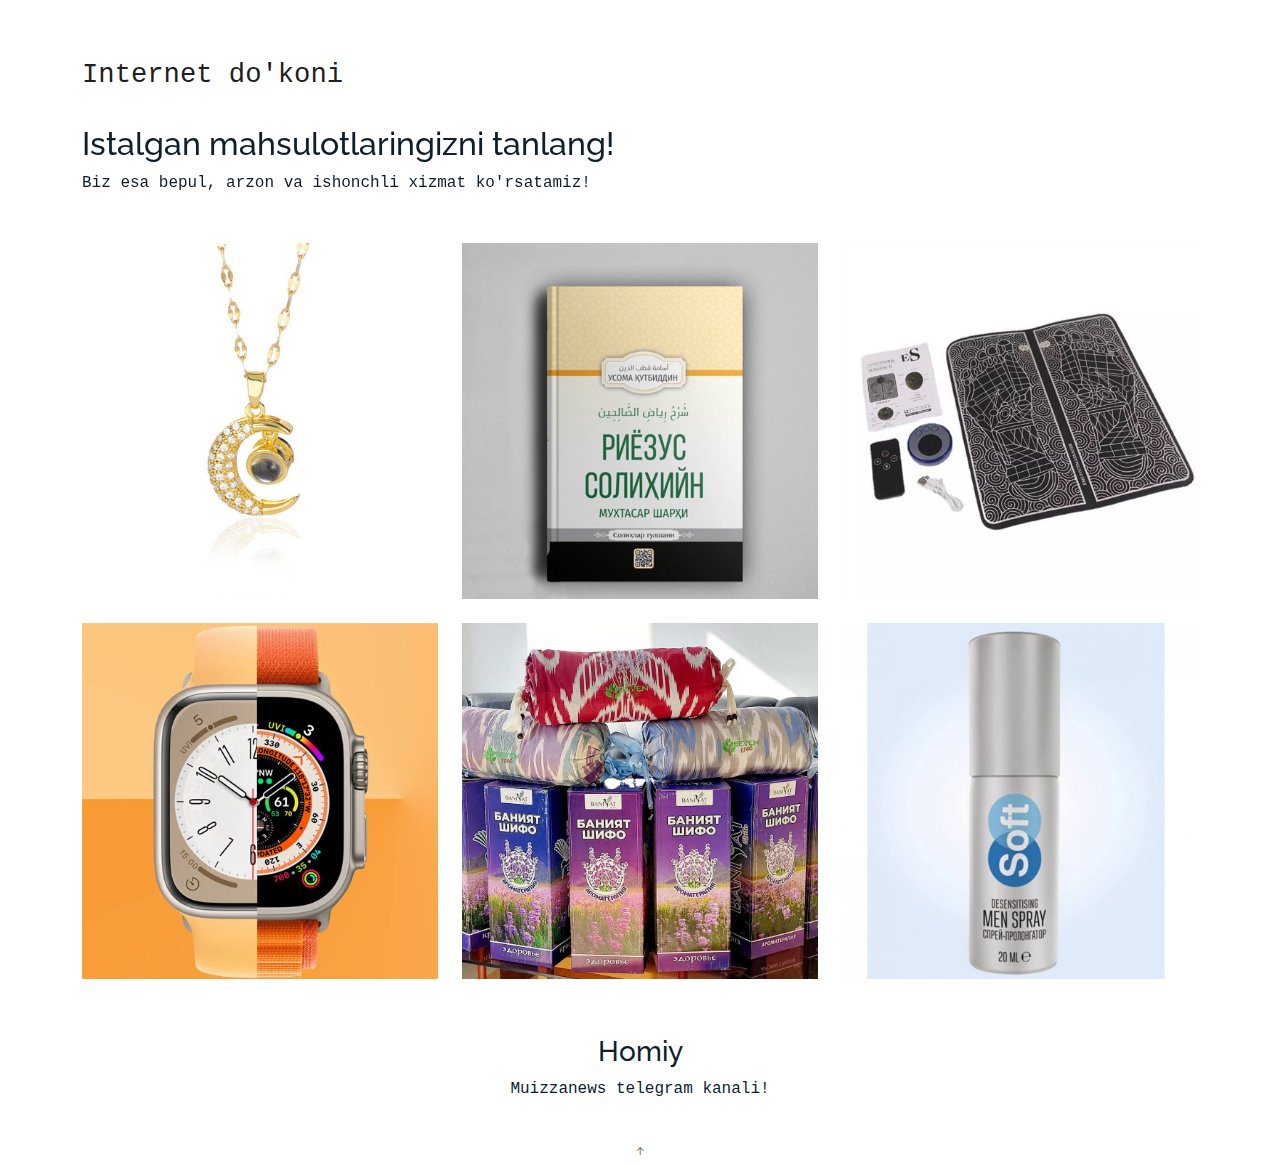
<file: index.html>
<!DOCTYPE html>
<html lang="en">

<head>
  <meta charset="utf-8">
  <meta content="width=device-width, initial-scale=1.0" name="viewport">

  <title>Internet do'kon</title>
  <meta content="" name="description">
  <meta content="" name="keywords">

  <!-- Favicons -->
  <link href="assets/img/favicon.png" rel="icon">
  <link href="assets/img/apple-touch-icon.png" rel="apple-touch-icon">

  <!-- Google Fonts -->
  <link href="https://fonts.googleapis.com/css?family=https://fonts.googleapis.com/css?family=Inconsolata:400,500,600,700|Raleway:400,400i,500,500i,600,600i,700,700i" rel="stylesheet">

  <!-- Vendor CSS Files -->
  <link href="assets/vendor/aos/aos.css" rel="stylesheet">
  <link href="assets/vendor/bootstrap/css/bootstrap.min.css" rel="stylesheet">
  <link href="assets/vendor/bootstrap-icons/bootstrap-icons.css" rel="stylesheet">
  <link href="assets/vendor/swiper/swiper-bundle.min.css" rel="stylesheet">

  <!-- Template Main CSS File -->
  <link href="assets/css/style.css" rel="stylesheet">
</head>

<body>

  <nav class="navbar navbar-light custom-navbar">
    <div class="container">
      <a class="navbar-brand" href="index.html">Internet do'koni</a>
        <span></span>
      </a>
    </div>
  </nav>

  <main id="main">

    <!-- ======= Works Section ======= -->
    <section class="section site-portfolio">
      <div class="container">
        <div class="row mb-5 align-items-center">
          <div class="col-md-12 col-lg-6 mb-4 mb-lg-0" data-aos="fade-up">
            <h2>Istalgan mahsulotlaringizni tanlang!</h2>
            <p class="mb-0">Biz esa bepul, arzon va ishonchli xizmat ko'rsatamiz!</p>
          </div>
          <div class="col-md-12 col-lg-6 text-start text-lg-end" data-aos="fade-up" data-aos-delay="100">
          </div>
        </div>
        <div id="portfolio-grid" class="row no-gutter" data-aos="fade-up" data-aos-delay="200">
          <div class="item web col-sm-6 col-md-4 col-lg-4 mb-4">
            <a href="husna.html" class="item-wrap fancybox">
              <div class="work-info">
                <h3>Asma Ul Husna</h3>
                <span>Sovg'a</span>
              </div>
              <img class="img-fluid" src="assets/img/img_1.jpg">
            </a>
          </div>
          <div class="item photography col-sm-6 col-md-4 col-lg-4 mb-4">
            <a href="riyozus-solihiyn.html" class="item-wrap fancybox">
              <div class="work-info">
                <h3>Kitob</h3>
              </div>
              <img class="img-fluid" src="assets/img/img_2.jpg">
            </a>
          </div>
          <div class="item branding col-sm-6 col-md-4 col-lg-4 mb-4">
            <a href="elektr-bilan-oyoq-terapiyasi.html" class="item-wrap fancybox">
              <div class="work-info">
                <h3>Electr terapiya</h3>
                <span>Davolanish</span>
              </div>
              <img class="img-fluid" src="assets/img/img_3.jpg">
            </a>
          </div>
          <div class="item design col-sm-6 col-md-4 col-lg-4 mb-4">
            <a href="apple-watch-ultra.html" class="item-wrap fancybox">
              <div class="work-info">
                <h3>Apple Watch copy</h3>
                <span>Elekt</span>
              </div>
              <img class="img-fluid" src="assets/img/img_4.jpg">
            </a>
          </div>
          <div class="item photography col-sm-6 col-md-4 col-lg-4 mb-4">
            <a href="shifobaxsh-yostiq.html" class="item-wrap fancybox">
              <div class="work-info">
                <h3>Shifobaxsh yostiq</h3>
                <span>Terapiya</span>
              </div>
              <img class="img-fluid" src="assets/img/offer-pic/yostiq.jpg">
            </a>
          </div>
          <div class="item branding col-sm-6 col-md-4 col-lg-4 mb-4">
            <a href="erkaklar-vositasi-soft-spray-sprey.html" class="item-wrap fancybox">
              <div class="work-info">
                <h3>Soft</h3>
                <span>Erkaklar vositasi</span>
              </div>
              <img class="img-fluid" src="assets/img/img_6.jpg">
            </a>
          </div>
        </div>
      </div>
    </section><!-- End  Works Section -->

    <!-- ======= Clients Section ======= -->
    <section class="section">
      <div class="container">
        <div class="row justify-content-center text-center mb-4">
          <div class="col-5">
            <h3 class="h3 heading">Homiy</h3>
            <div> Muizzanews telegram kanali!</div>
          </div>
      </div>
    </section><!-- End Clients Section -->
  <a href="#" class="back-to-top d-flex align-items-center justify-content-center"><i class="bi bi-arrow-up-short"></i></a>
  <!-- Vendor JS Files -->
  <script src="assets/vendor/aos/aos.js"></script>
  <script src="assets/vendor/bootstrap/js/bootstrap.bundle.min.js"></script>
  <script src="assets/vendor/isotope-layout/isotope.pkgd.min.js"></script>
  <script src="assets/vendor/swiper/swiper-bundle.min.js"></script>
  <script src="assets/vendor/php-email-form/validate.js"></script>

  <!-- Template Main JS File -->
  <script src="assets/js/main.js"></script>

</body>

</html>
</file>
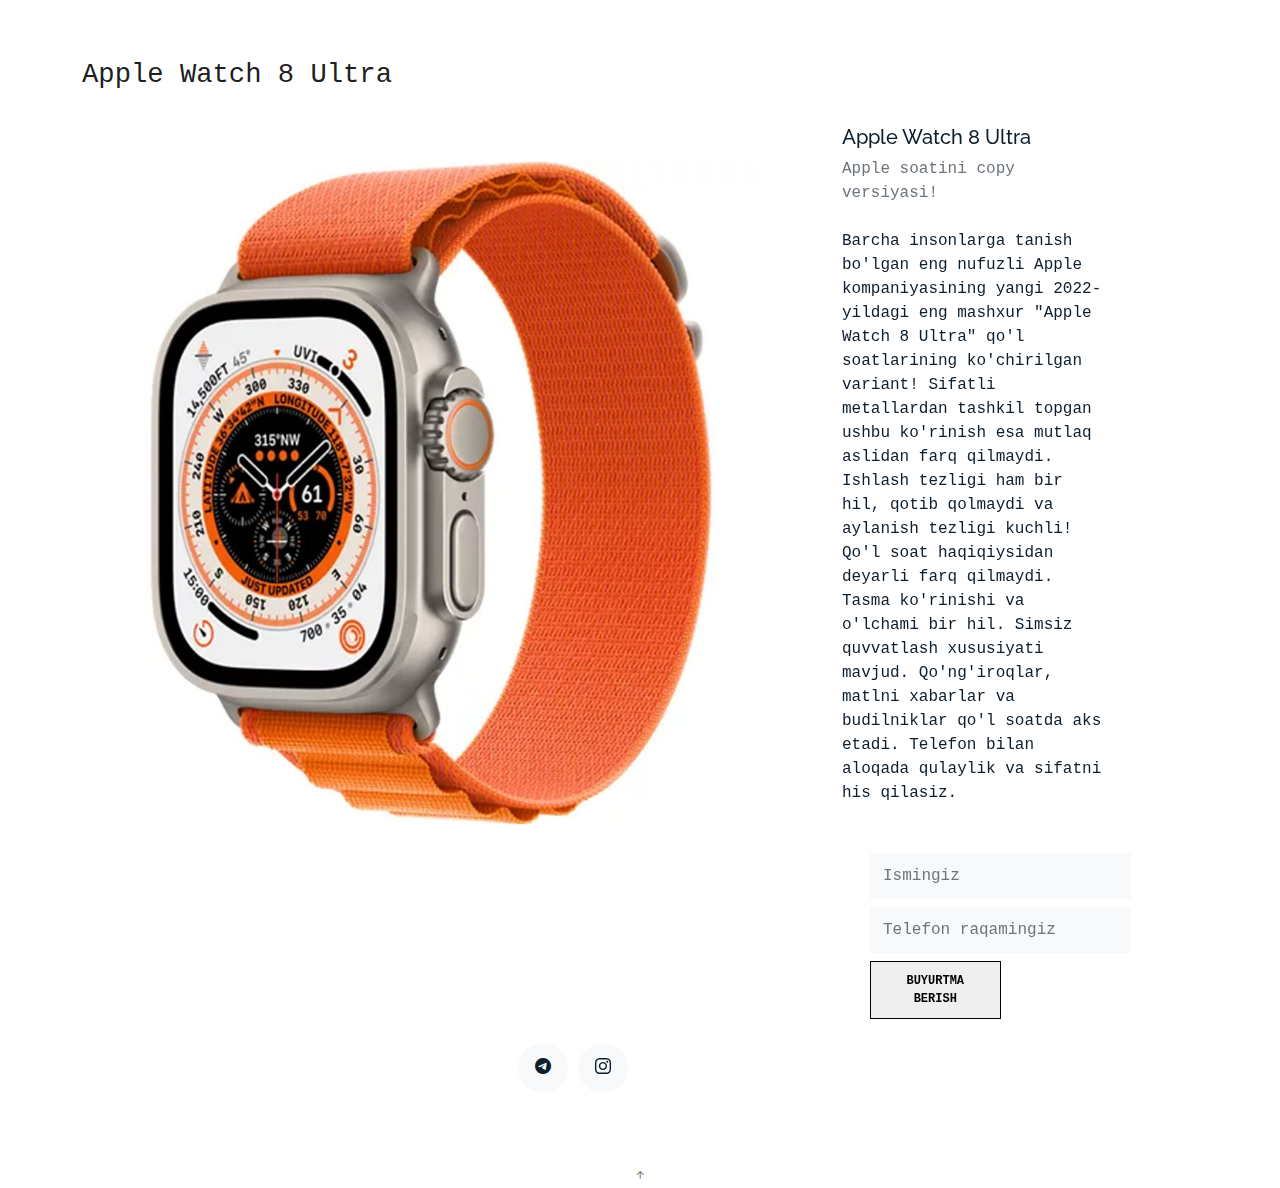
<file: apple-watch-ultra.html>
<!DOCTYPE html>
<html lang="en">

<head>
  <meta charset="utf-8">
  <meta content="width=device-width, initial-scale=1.0" name="viewport">

  <title>Apple Watch 8 Ultra</title>
  <meta content="" name="description">
  <meta content="" name="keywords">

  <!-- Favicons -->
  <link href="assets/img/favicon.png" rel="icon">
  <link href="assets/img/apple-touch-icon.png" rel="apple-touch-icon">

  <!-- Google Fonts -->
  <link href="https://fonts.googleapis.com/css?family=https://fonts.googleapis.com/css?family=Inconsolata:400,500,600,700|Raleway:400,400i,500,500i,600,600i,700,700i" rel="stylesheet">

  <!-- Vendor CSS Files -->
  <link href="assets/vendor/aos/aos.css" rel="stylesheet">
  <link href="assets/vendor/bootstrap/css/bootstrap.min.css" rel="stylesheet">
  <link href="assets/vendor/bootstrap-icons/bootstrap-icons.css" rel="stylesheet">
  <link href="assets/vendor/swiper/swiper-bundle.min.css" rel="stylesheet">

  <!-- Template Main CSS File -->
  <link href="assets/css/style.css" rel="stylesheet">

  <!-- =======================================================
  * Template Name: MyPortfolio
  * Updated: Mar 10 2023 with Bootstrap v5.2.3
  * Template URL: https://bootstrapmade.com/myportfolio-bootstrap-portfolio-website-template/
  * Author: BootstrapMade.com
  * License: https://bootstrapmade.com/license/
  ======================================================== -->
</head>

<body>
  <nav class="navbar navbar-light custom-navbar">
    <div class="container">
      <a class="navbar-brand" href="index.html">Apple Watch 8 Ultra</a>
      </a>
    </div>
  </nav>

  <main id="main">

    <section class="section">
      <div class="site-section pb-0">
        <div class="container">
          <div class="row align-items-stretch">
            <div class="col-md-8" data-aos="fade-up">
              <img src="assets/img/offer-pic/soat.jpg" alt="Image" class="img-fluid">
            </div>
            <div class="col-md-3 ml-auto" data-aos="fade-up" data-aos-delay="100">
              <div class="sticky-content">
                <h3 class="h3">Apple Watch 8 Ultra</h3>
                <p class="mb-4"><span class="text-muted">Apple soatini copy versiyasi!</span></p>

                <div class="mb-5">
                  <p>Barcha insonlarga tanish bo'lgan eng nufuzli Apple kompaniyasining yangi 2022-yildagi eng mashxur "Apple Watch 8 Ultra" qo'l soatlarining ko'chirilgan variant!
                    Sifatli metallardan tashkil topgan ushbu ko'rinish esa mutlaq aslidan farq qilmaydi.
                    Ishlash tezligi ham bir hil, qotib qolmaydi va aylanish tezligi kuchli!
                    Qo'l soat haqiqiysidan deyarli farq qilmaydi. Tasma ko'rinishi va o'lchami bir hil.
                    Simsiz quvvatlash xususiyati mavjud. Qo'ng'iroqlar, matlni xabarlar va budilniklar qo'l soatda aks etadi. Telefon bilan aloqada qulaylik va sifatni his qilasiz.
                  </p>
                </div>

                <form action="https://batafsil.com/order" method="post" class="">
                  <div class="col-md-12 form-group m-2">
                    <input class="form-control" type="text" name="name" placeholder="Ismingiz" required>
                  </div>
                  <div class="col-md-12 form-group m-2">
                    <input class="form-control" type="number" name="phone" placeholder="Telefon raqamingiz" required>
                  </div>
                  <input type="hidden" value="eyJvZmZlciI6IjdrdXNiIiwic3RyZWFtIjoiTEZXVGoifQ==" name="meta">
                  <div class="col-md-6 form-group m-2">
                    <button class="readmore d-block w-100" type="submit" name="submit">Buyurtma berish</button>
                  </div>
                </form>
              </div>
            </div>
          </div>
        </div>
    </section>
  <footer class="footer" role="contentinfo">
    <div class="container">
      <div class="row">
        <div class="col-sm-6 social text-md-end">
          <a href=https://t.me/Muizzanews><span class="bi bi-telegram"></span></a>
          <a href="https://www.instagram.com/muizzanews/"><span class="bi bi-instagram"></span></a>
        </div>
      </div>
    </div>
  </footer>

  <a href="#" class="back-to-top d-flex align-items-center justify-content-center"><i class="bi bi-arrow-up-short"></i></a>

  <!-- Vendor JS Files -->
  <script src="assets/vendor/aos/aos.js"></script>
  <script src="assets/vendor/bootstrap/js/bootstrap.bundle.min.js"></script>
  <script src="assets/vendor/isotope-layout/isotope.pkgd.min.js"></script>
  <script src="assets/vendor/swiper/swiper-bundle.min.js"></script>
  <script src="assets/vendor/php-email-form/validate.js"></script>

  <!-- Template Main JS File -->
  <script src="assets/js/main.js"></script>

</body>

</html>
</file>
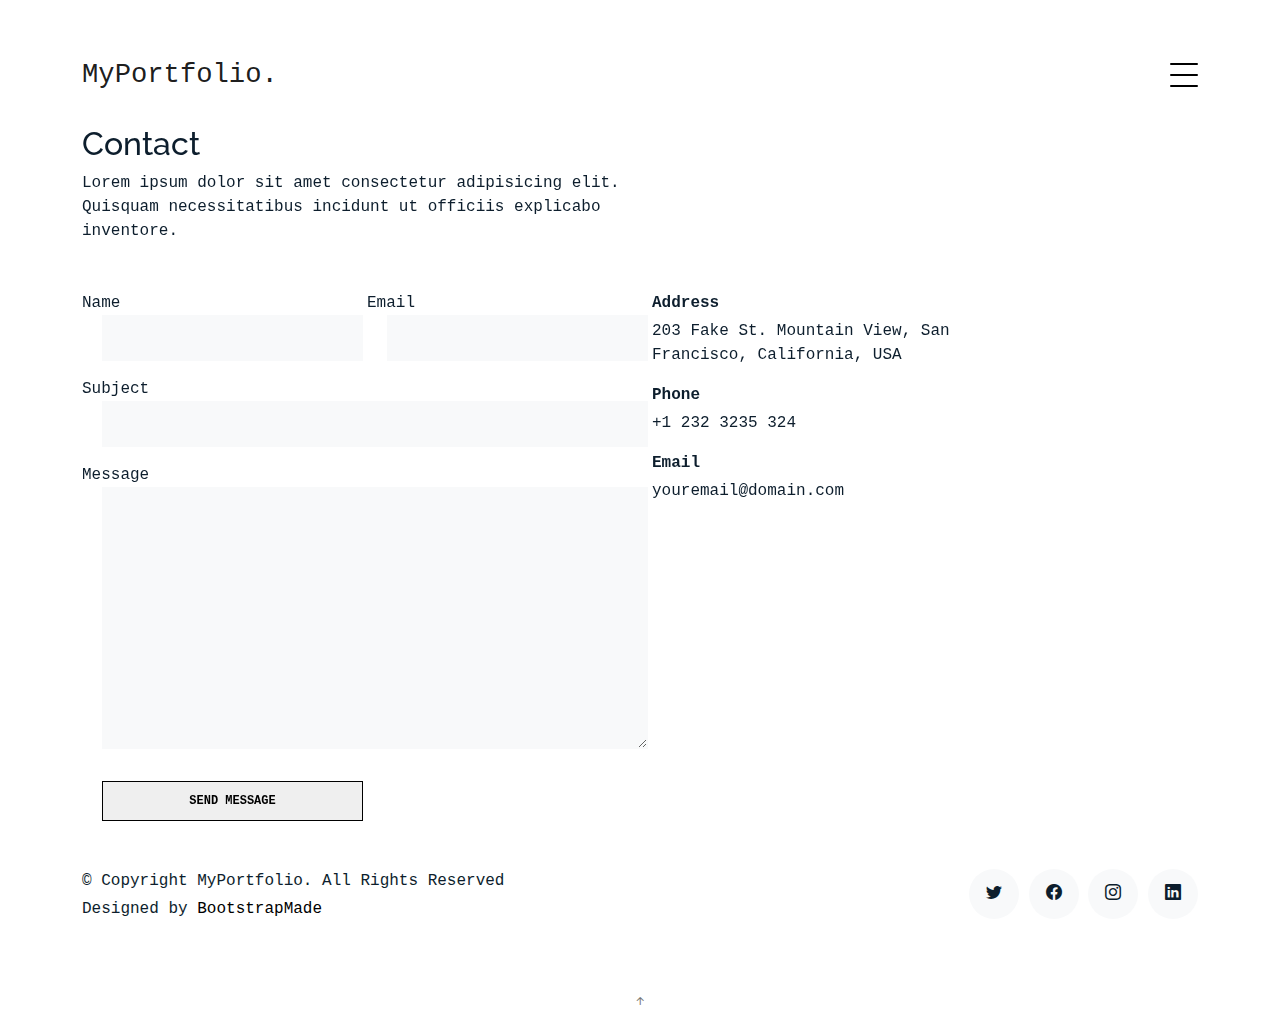
<file: contact.html>
<!DOCTYPE html>
<html lang="en">

<head>
  <meta charset="utf-8">
  <meta content="width=device-width, initial-scale=1.0" name="viewport">

  <title>MyPortfolio Bootstrap Template - Contact</title>
  <meta content="" name="description">
  <meta content="" name="keywords">

  <!-- Favicons -->
  <link href="assets/img/favicon.png" rel="icon">
  <link href="assets/img/apple-touch-icon.png" rel="apple-touch-icon">

  <!-- Google Fonts -->
  <link href="https://fonts.googleapis.com/css?family=https://fonts.googleapis.com/css?family=Inconsolata:400,500,600,700|Raleway:400,400i,500,500i,600,600i,700,700i" rel="stylesheet">

  <!-- Vendor CSS Files -->
  <link href="assets/vendor/aos/aos.css" rel="stylesheet">
  <link href="assets/vendor/bootstrap/css/bootstrap.min.css" rel="stylesheet">
  <link href="assets/vendor/bootstrap-icons/bootstrap-icons.css" rel="stylesheet">
  <link href="assets/vendor/swiper/swiper-bundle.min.css" rel="stylesheet">

  <!-- Template Main CSS File -->
  <link href="assets/css/style.css" rel="stylesheet">

  <!-- =======================================================
  * Template Name: MyPortfolio
  * Updated: Mar 10 2023 with Bootstrap v5.2.3
  * Template URL: https://bootstrapmade.com/myportfolio-bootstrap-portfolio-website-template/
  * Author: BootstrapMade.com
  * License: https://bootstrapmade.com/license/
  ======================================================== -->
</head>

<body>

  <!-- ======= Navbar ======= -->
  <div class="collapse navbar-collapse custom-navmenu" id="main-navbar">
    <div class="container py-2 py-md-5">
      <div class="row align-items-start">
        <div class="col-md-2">
          <ul class="custom-menu">
            <li><a href="index.html">Home</a></li>
            <li><a href="about.html">About Me</a></li>
            <li><a href="services.html">Services</a></li>
            <li><a href="works.html">Works</a></li>
            <li class="active"><a href="contact.html">Contact</a></li>
          </ul>
        </div>
        <div class="col-md-6 d-none d-md-block  mr-auto">
          <div class="tweet d-flex">
            <span class="bi bi-twitter text-white mt-2 mr-3"></span>
            <div>
              <p><em>Lorem ipsum dolor sit amet consectetur adipisicing elit. Quisquam necessitatibus incidunt ut officiis explicabo inventore. <br> <a href="#">t.co/v82jsk</a></em></p>
            </div>
          </div>
        </div>
        <div class="col-md-4 d-none d-md-block">
          <h3>Hire Me</h3>
          <p>Lorem ipsum dolor sit amet consectetur adipisicing elit. Quisquam necessitatibus incidunt ut officiisexplicabo inventore. <br> <a href="#">myemail@gmail.com</a></p>
        </div>
      </div>

    </div>
  </div>

  <nav class="navbar navbar-light custom-navbar">
    <div class="container">
      <a class="navbar-brand" href="index.html">MyPortfolio.</a>
      <a href="#" class="burger" data-bs-toggle="collapse" data-bs-target="#main-navbar">
        <span></span>
      </a>
    </div>
  </nav>

  <main id="main">

    <section class="section pb-5">
      <div class="container">

        <div class="row mb-5 align-items-end">
          <div class="col-md-6" data-aos="fade-up">
            <h2>Contact</h2>
            <p class="mb-0">Lorem ipsum dolor sit amet consectetur adipisicing elit. Quisquam necessitatibus incidunt ut
              officiis explicabo inventore.
            </p>
          </div>

        </div>

        <div class="row">
          <div class="col-md-6 mb-5 mb-md-0" data-aos="fade-up">

            <form action="forms/contact.php" method="post" role="form" class="php-email-form">

              <div class="row gy-3">
                <div class="col-md-6 form-group">
                  <label for="name">Name</label>
                  <input type="text" name="name" class="form-control" id="name" required>
                </div>
                <div class="col-md-6 form-group">
                  <label for="name">Email</label>
                  <input type="email" class="form-control" name="email" id="email" required>
                </div>
                <div class="col-md-12 form-group">
                  <label for="name">Subject</label>
                  <input type="text" class="form-control" name="subject" id="subject" required>
                </div>
                <div class="col-md-12 form-group">
                  <label for="name">Message</label>
                  <textarea class="form-control" name="message" cols="30" rows="10" required></textarea>
                </div>

                <div class="col-md-12 my-3">
                  <div class="loading">Loading</div>
                  <div class="error-message"></div>
                  <div class="sent-message">Your message has been sent. Thank you!</div>
                </div>

                <div class="col-md-6 mt-0 form-group">
                  <input type="submit" class="readmore d-block w-100" value="Send Message">
                </div>
              </div>

            </form>

          </div>

          <div class="col-md-4 ml-auto order-2" data-aos="fade-up">
            <ul class="list-unstyled">
              <li class="mb-3">
                <strong class="d-block mb-1">Address</strong>
                <span>203 Fake St. Mountain View, San Francisco, California, USA</span>
              </li>
              <li class="mb-3">
                <strong class="d-block mb-1">Phone</strong>
                <span>+1 232 3235 324</span>
              </li>
              <li class="mb-3">
                <strong class="d-block mb-1">Email</strong>
                <span>youremail@domain.com</span>
              </li>
            </ul>
          </div>

        </div>

      </div>

    </section>

  </main><!-- End #main -->

  <!-- ======= Footer ======= -->
  <footer class="footer" role="contentinfo">
    <div class="container">
      <div class="row">
        <div class="col-sm-6">
          <p class="mb-1">&copy; Copyright MyPortfolio. All Rights Reserved</p>
          <div class="credits">
            <!--
            All the links in the footer should remain intact.
            You can delete the links only if you purchased the pro version.
            Licensing information: https://bootstrapmade.com/license/
            Purchase the pro version with working PHP/AJAX contact form: https://bootstrapmade.com/buy/?theme=MyPortfolio
          -->
            Designed by <a href="https://bootstrapmade.com/">BootstrapMade</a>
          </div>
        </div>
        <div class="col-sm-6 social text-md-end">
          <a href="#"><span class="bi bi-twitter"></span></a>
          <a href="#"><span class="bi bi-facebook"></span></a>
          <a href="#"><span class="bi bi-instagram"></span></a>
          <a href="#"><span class="bi bi-linkedin"></span></a>
        </div>
      </div>
    </div>
  </footer>

  <a href="#" class="back-to-top d-flex align-items-center justify-content-center"><i class="bi bi-arrow-up-short"></i></a>

  <!-- Vendor JS Files -->
  <script src="assets/vendor/aos/aos.js"></script>
  <script src="assets/vendor/bootstrap/js/bootstrap.bundle.min.js"></script>
  <script src="assets/vendor/isotope-layout/isotope.pkgd.min.js"></script>
  <script src="assets/vendor/swiper/swiper-bundle.min.js"></script>
  <script src="assets/vendor/php-email-form/validate.js"></script>

  <!-- Template Main JS File -->
  <script src="assets/js/main.js"></script>

</body>

</html>
</file>
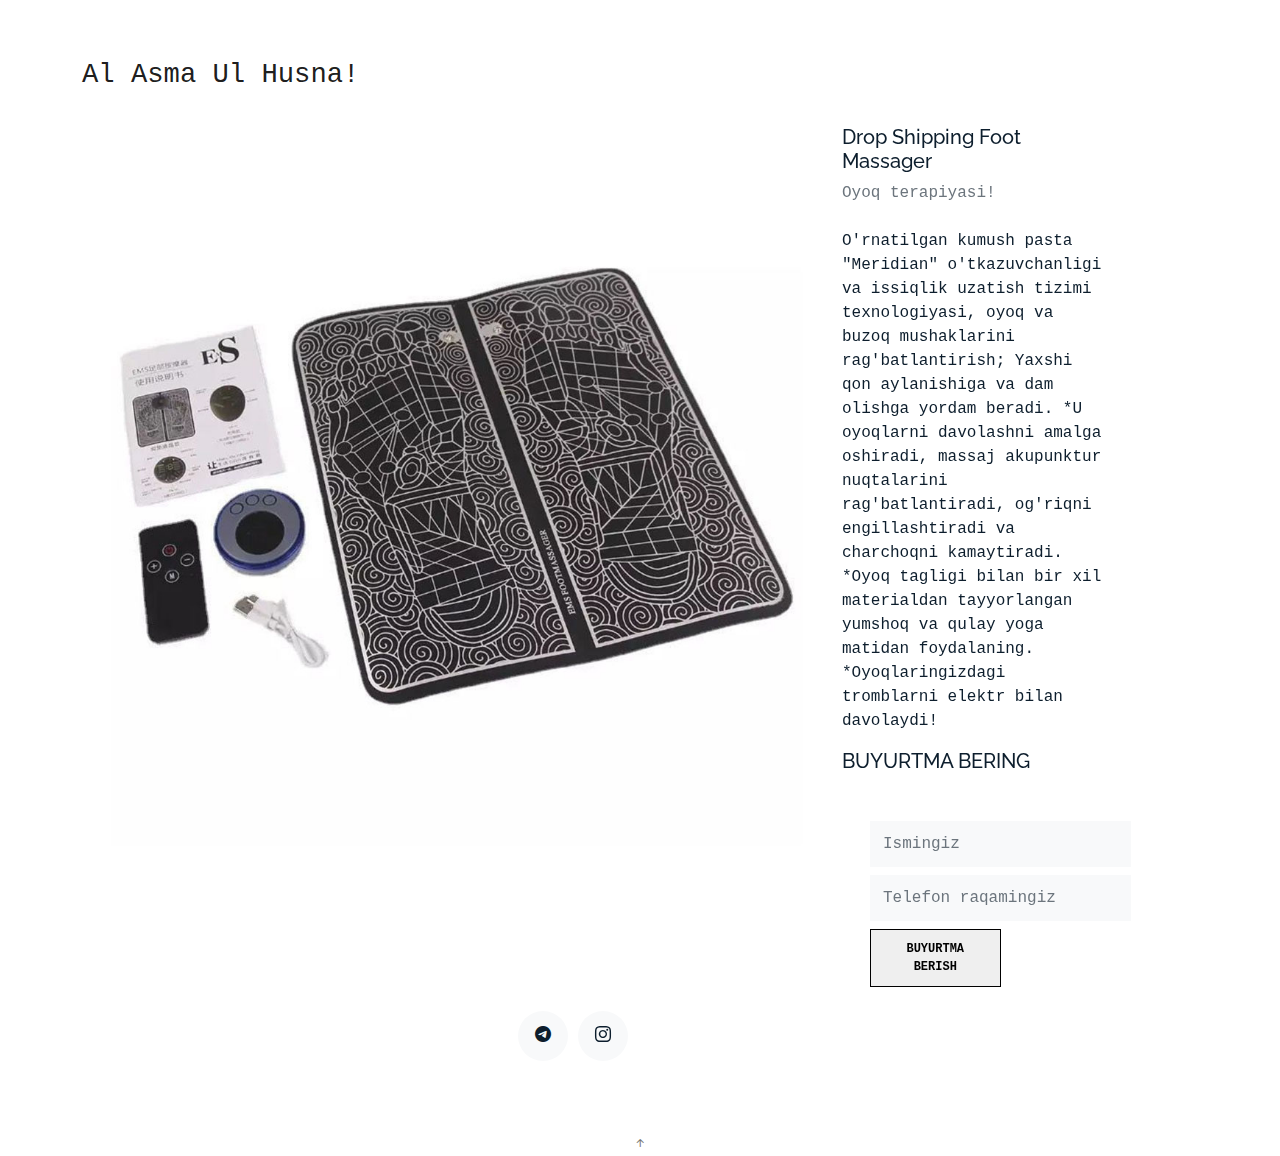
<file: elektr-bilan-oyoq-terapiyasi.html>
<!DOCTYPE html>
<html lang="en">

<head>
  <meta charset="utf-8">
  <meta content="width=device-width, initial-scale=1.0" name="viewport">

  <title>Drop Shipping Foot Massager!</title>
  <meta content="" name="description">
  <meta content="" name="keywords">

  <!-- Favicons -->
  <link href="assets/img/favicon.png" rel="icon">
  <link href="assets/img/apple-touch-icon.png" rel="apple-touch-icon">

  <!-- Google Fonts -->
  <link href="https://fonts.googleapis.com/css?family=https://fonts.googleapis.com/css?family=Inconsolata:400,500,600,700|Raleway:400,400i,500,500i,600,600i,700,700i" rel="stylesheet">

  <!-- Vendor CSS Files -->
  <link href="assets/vendor/aos/aos.css" rel="stylesheet">
  <link href="assets/vendor/bootstrap/css/bootstrap.min.css" rel="stylesheet">
  <link href="assets/vendor/bootstrap-icons/bootstrap-icons.css" rel="stylesheet">
  <link href="assets/vendor/swiper/swiper-bundle.min.css" rel="stylesheet">

  <!-- Template Main CSS File -->
  <link href="assets/css/style.css" rel="stylesheet">

  <!-- =======================================================
  * Template Name: MyPortfolio
  * Updated: Mar 10 2023 with Bootstrap v5.2.3
  * Template URL: https://bootstrapmade.com/myportfolio-bootstrap-portfolio-website-template/
  * Author: BootstrapMade.com
  * License: https://bootstrapmade.com/license/
  ======================================================== -->
</head>

<body>
  <nav class="navbar navbar-light custom-navbar">
    <div class="container">
      <a class="navbar-brand" href="index.html">Al Asma Ul Husna!</a>
      </a>
    </div>
  </nav>

  <main id="main">

    <section class="section">
      <div class="site-section pb-0">
        <div class="container">
          <div class="row align-items-stretch">
            <div class="col-md-8" data-aos="fade-up">
              <img src="assets/img/offer-pic/terapiya.jpg" alt="Image" class="img-fluid">
            </div>
            <div class="col-md-3 ml-auto" data-aos="fade-up" data-aos-delay="100">
              <div class="sticky-content">
                <h3 class="h3">Drop Shipping Foot Massager</h3>
                <p class="mb-4"><span class="text-muted">Oyoq terapiyasi!</span></p>

                <div class="mb-5">
                  <p>O'rnatilgan kumush pasta "Meridian" o'tkazuvchanligi va issiqlik uzatish tizimi texnologiyasi, oyoq va buzoq mushaklarini rag'batlantirish; Yaxshi qon aylanishiga va dam olishga yordam beradi.
                    *U oyoqlarni davolashni amalga oshiradi, massaj akupunktur nuqtalarini rag'batlantiradi, og'riqni engillashtiradi va charchoqni kamaytiradi.
                    *Oyoq tagligi bilan bir xil materialdan tayyorlangan yumshoq va qulay yoga matidan foydalaning.
                    *Oyoqlaringizdagi tromblarni elektr bilan davolaydi!
                  </p>
                  <h3 class="h3">BUYURTMA BERING</h3>
                </div>

                <form action="https://batafsil.com/order" method="post" class="">
                  <div class="col-md-12 form-group m-2">
                    <input class="form-control" type="text" name="name" placeholder="Ismingiz" required>
                  </div>
                  <div class="col-md-12 form-group m-2">
                    <input class="form-control" type="number" name="phone" placeholder="Telefon raqamingiz" required>
                  </div>
                  <input type="hidden" value="eyJvZmZlciI6IjZxYnZmIiwic3RyZWFtIjoiS2hnWTkifQ==" name="meta">
                  <div class="col-md-6 form-group m-2">
                    <button class="readmore d-block w-100" type="submit" name="submit">Buyurtma berish</button>
                  </div>
                </form>
              </div>
            </div>
          </div>
        </div>
    </section>
  <footer class="footer" role="contentinfo">
    <div class="container">
      <div class="row">
        <div class="col-sm-6 social text-md-end">
          <a href=https://t.me/Muizzanews><span class="bi bi-telegram"></span></a>
          <a href="https://www.instagram.com/muizzanews/"><span class="bi bi-instagram"></span></a>
        </div>
      </div>
    </div>
  </footer>

  <a href="#" class="back-to-top d-flex align-items-center justify-content-center"><i class="bi bi-arrow-up-short"></i></a>

  <!-- Vendor JS Files -->
  <script src="assets/vendor/aos/aos.js"></script>
  <script src="assets/vendor/bootstrap/js/bootstrap.bundle.min.js"></script>
  <script src="assets/vendor/isotope-layout/isotope.pkgd.min.js"></script>
  <script src="assets/vendor/swiper/swiper-bundle.min.js"></script>
  <script src="assets/vendor/php-email-form/validate.js"></script>

  <!-- Template Main JS File -->
  <script src="assets/js/main.js"></script>

</body>

</html>
</file>
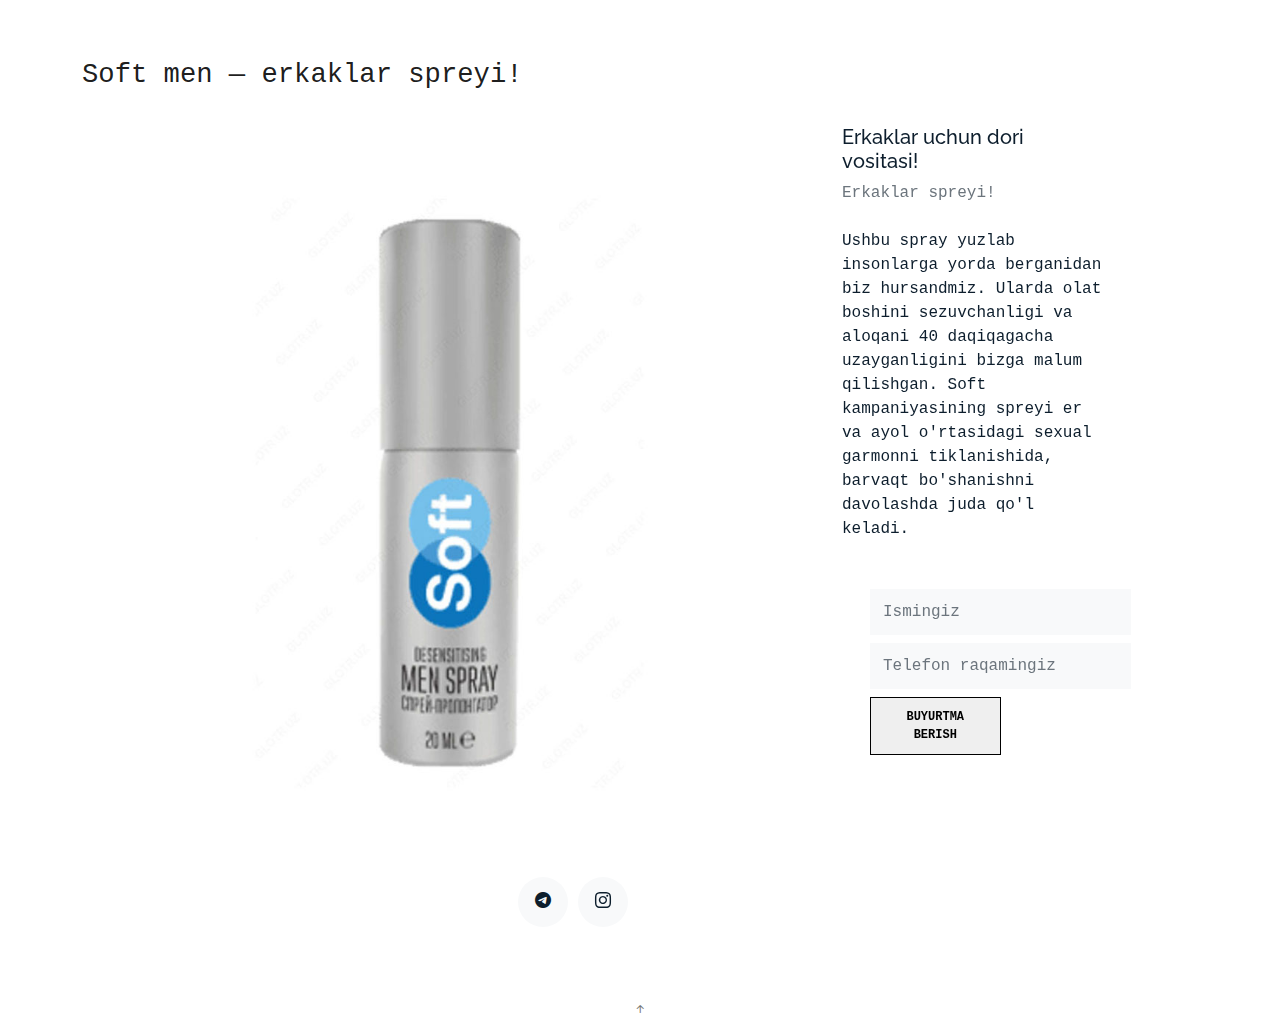
<file: erkaklar-vositasi-soft-spray-sprey.html>
<!DOCTYPE html>
<html lang="en">

<head>
  <meta charset="utf-8">
  <meta content="width=device-width, initial-scale=1.0" name="viewport">

  <title>Soft men — erkaklar spreyi!</title>
  <meta content="" name="description">
  <meta content="" name="keywords">

  <!-- Favicons -->
  <link href="assets/img/favicon.png" rel="icon">
  <link href="assets/img/apple-touch-icon.png" rel="apple-touch-icon">

  <!-- Google Fonts -->
  <link href="https://fonts.googleapis.com/css?family=https://fonts.googleapis.com/css?family=Inconsolata:400,500,600,700|Raleway:400,400i,500,500i,600,600i,700,700i" rel="stylesheet">

  <!-- Vendor CSS Files -->
  <link href="assets/vendor/aos/aos.css" rel="stylesheet">
  <link href="assets/vendor/bootstrap/css/bootstrap.min.css" rel="stylesheet">
  <link href="assets/vendor/bootstrap-icons/bootstrap-icons.css" rel="stylesheet">
  <link href="assets/vendor/swiper/swiper-bundle.min.css" rel="stylesheet">

  <!-- Template Main CSS File -->
  <link href="assets/css/style.css" rel="stylesheet">

  <!-- =======================================================
  * Template Name: MyPortfolio
  * Updated: Mar 10 2023 with Bootstrap v5.2.3
  * Template URL: https://bootstrapmade.com/myportfolio-bootstrap-portfolio-website-template/
  * Author: BootstrapMade.com
  * License: https://bootstrapmade.com/license/
  ======================================================== -->
</head>

<body>
  <nav class="navbar navbar-light custom-navbar">
    <div class="container">
      <a class="navbar-brand" href="index.html">Soft men — erkaklar spreyi!</a>
      </a>
    </div>
  </nav>

  <main id="main">

    <section class="section">
      <div class="site-section pb-0">
        <div class="container">
          <div class="row align-items-stretch">
            <div class="col-md-8" data-aos="fade-up">
              <img src="assets/img/offer-pic/soft.jpg" alt="Image" class="img-fluid">
            </div>
            <div class="col-md-3 ml-auto" data-aos="fade-up" data-aos-delay="100">
              <div class="sticky-content">
                <h3 class="h3">Erkaklar uchun dori vositasi!</h3>
                <p class="mb-4"><span class="text-muted">Erkaklar spreyi!</span></p>
                <div class="mb-5">
                  <p>Ushbu spray yuzlab insonlarga yorda berganidan biz hursandmiz. Ularda olat boshini sezuvchanligi va aloqani 40 daqiqagacha uzayganligini bizga malum qilishgan. Soft kampaniyasining spreyi er va ayol o'rtasidagi sexual garmonni tiklanishida, barvaqt bo'shanishni davolashda juda qo'l keladi.
                  </p>
                </div>

                <form action="https://batafsil.com/order" method="post" class="">
                  <div class="col-md-12 form-group m-2">
                    <input class="form-control" type="text" name="name" placeholder="Ismingiz" required>
                  </div>
                  <div class="col-md-12 form-group m-2">
                    <input class="form-control" type="number" name="phone" placeholder="Telefon raqamingiz" required>
                  </div>
                  <input type="hidden" value="eyJvZmZlciI6IjMzYjdvIiwic3RyZWFtIjpudWxsfQ==" name="meta">
                  <div class="col-md-6 form-group m-2">
                    <button class="readmore d-block w-100" type="submit" name="submit">Buyurtma berish</button>
                  </div>
                </form>
              </div>
            </div>
          </div>
        </div>
    </section>
  <footer class="footer" role="contentinfo">
    <div class="container">
      <div class="row">
        <div class="col-sm-6 social text-md-end">
          <a href=https://t.me/Muizzanews><span class="bi bi-telegram"></span></a>
          <a href="https://www.instagram.com/muizzanews/"><span class="bi bi-instagram"></span></a>
        </div>
      </div>
    </div>
  </footer>

  <a href="#" class="back-to-top d-flex align-items-center justify-content-center"><i class="bi bi-arrow-up-short"></i></a>

  <!-- Vendor JS Files -->
  <script src="assets/vendor/aos/aos.js"></script>
  <script src="assets/vendor/bootstrap/js/bootstrap.bundle.min.js"></script>
  <script src="assets/vendor/isotope-layout/isotope.pkgd.min.js"></script>
  <script src="assets/vendor/swiper/swiper-bundle.min.js"></script>
  <script src="assets/vendor/php-email-form/validate.js"></script>

  <!-- Template Main JS File -->
  <script src="assets/js/main.js"></script>

</body>

</html>
</file>
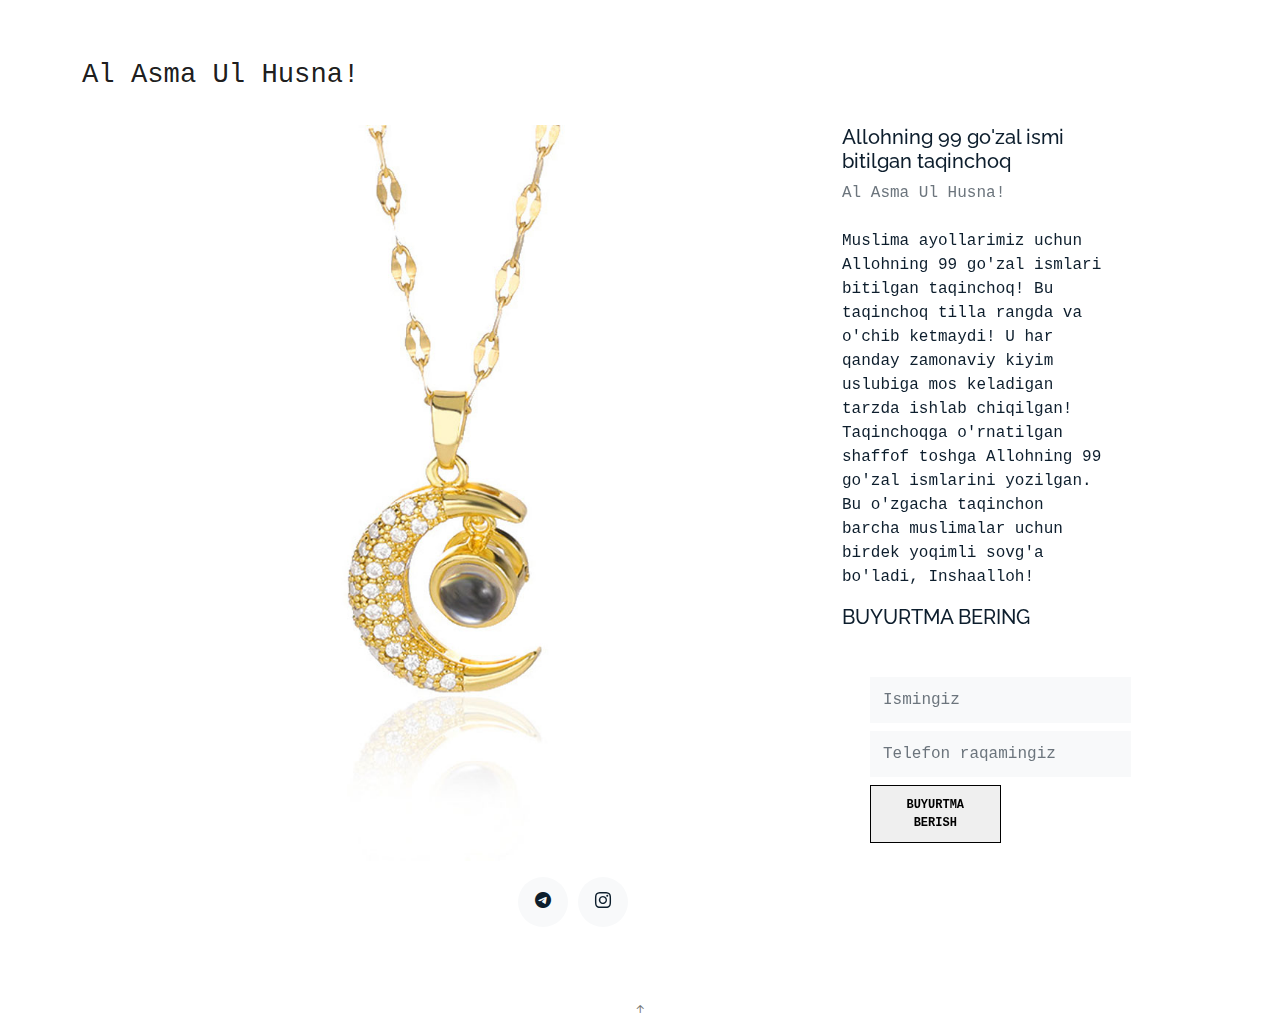
<file: husna.html>
<!DOCTYPE html>
<html lang="en">

<head>
  <meta charset="utf-8">
  <meta content="width=device-width, initial-scale=1.0" name="viewport">

  <title>Al Asma Ul Husna!</title>
  <meta content="" name="description">
  <meta content="" name="keywords">

  <!-- Favicons -->
  <link href="assets/img/favicon.png" rel="icon">
  <link href="assets/img/apple-touch-icon.png" rel="apple-touch-icon">

  <!-- Google Fonts -->
  <link href="https://fonts.googleapis.com/css?family=https://fonts.googleapis.com/css?family=Inconsolata:400,500,600,700|Raleway:400,400i,500,500i,600,600i,700,700i" rel="stylesheet">

  <!-- Vendor CSS Files -->
  <link href="assets/vendor/aos/aos.css" rel="stylesheet">
  <link href="assets/vendor/bootstrap/css/bootstrap.min.css" rel="stylesheet">
  <link href="assets/vendor/bootstrap-icons/bootstrap-icons.css" rel="stylesheet">
  <link href="assets/vendor/swiper/swiper-bundle.min.css" rel="stylesheet">

  <!-- Template Main CSS File -->
  <link href="assets/css/style.css" rel="stylesheet">

  <!-- =======================================================
  * Template Name: MyPortfolio
  * Updated: Mar 10 2023 with Bootstrap v5.2.3
  * Template URL: https://bootstrapmade.com/myportfolio-bootstrap-portfolio-website-template/
  * Author: BootstrapMade.com
  * License: https://bootstrapmade.com/license/
  ======================================================== -->
</head>

<body>
  <nav class="navbar navbar-light custom-navbar">
    <div class="container">
      <a class="navbar-brand" href="index.html">Al Asma Ul Husna!</a>
      </a>
    </div>
  </nav>

  <main id="main">

    <section class="section">
      <div class="site-section pb-0">
        <div class="container">
          <div class="row align-items-stretch">
            <div class="col-md-8" data-aos="fade-up">
              <img src="assets/img/offer-pic/husna.jpg" alt="Image" class="img-fluid">
            </div>
            <div class="col-md-3 ml-auto" data-aos="fade-up" data-aos-delay="100">
              <div class="sticky-content">
                <h3 class="h3">Allohning 99 go'zal ismi bitilgan taqinchoq</h3>
                <p class="mb-4"><span class="text-muted">Al Asma Ul Husna!</span></p>

                <div class="mb-5">
                  <p>Muslima ayollarimiz uchun Allohning 99 go'zal ismlari bitilgan taqinchoq! Bu taqinchoq tilla rangda va o'chib ketmaydi! U har qanday zamonaviy kiyim uslubiga mos keladigan tarzda ishlab chiqilgan! Taqinchoqga o'rnatilgan shaffof toshga Allohning 99 go'zal ismlarini yozilgan. Bu o'zgacha taqinchon barcha muslimalar uchun birdek yoqimli sovg'a bo'ladi, Inshaalloh!

                  </p>
                  <h3 class="h3">BUYURTMA BERING</h3>
                </div>

                <form action="https://batafsil.com/order" method="post" class="">
                  <div class="col-md-12 form-group m-2">
                    <input class="form-control" type="text" name="name" placeholder="Ismingiz" required>
                  </div>
                  <div class="col-md-12 form-group m-2">
                    <input class="form-control" type="number" name="phone" placeholder="Telefon raqamingiz" required>
                  </div>
                  <input type="hidden" value="eyJvZmZlciI6IjVjM2hyIiwic3RyZWFtIjoiR0ZSYUwifQ==" name="meta">
                  <div class="col-md-6 form-group m-2">
                    <button class="readmore d-block w-100" type="submit" name="submit">Buyurtma berish</button>
                  </div>
                </form>
              </div>
            </div>
          </div>
        </div>
    </section>
  <footer class="footer" role="contentinfo">
    <div class="container">
      <div class="row">
        <div class="col-sm-6 social text-md-end">
          <a href=https://t.me/Muizzanews><span class="bi bi-telegram"></span></a>
          <a href="https://www.instagram.com/muizzanews/"><span class="bi bi-instagram"></span></a>
        </div>
      </div>
    </div>
  </footer>

  <a href="#" class="back-to-top d-flex align-items-center justify-content-center"><i class="bi bi-arrow-up-short"></i></a>

  <!-- Vendor JS Files -->
  <script src="assets/vendor/aos/aos.js"></script>
  <script src="assets/vendor/bootstrap/js/bootstrap.bundle.min.js"></script>
  <script src="assets/vendor/isotope-layout/isotope.pkgd.min.js"></script>
  <script src="assets/vendor/swiper/swiper-bundle.min.js"></script>
  <script src="assets/vendor/php-email-form/validate.js"></script>

  <!-- Template Main JS File -->
  <script src="assets/js/main.js"></script>

</body>

</html>
</file>
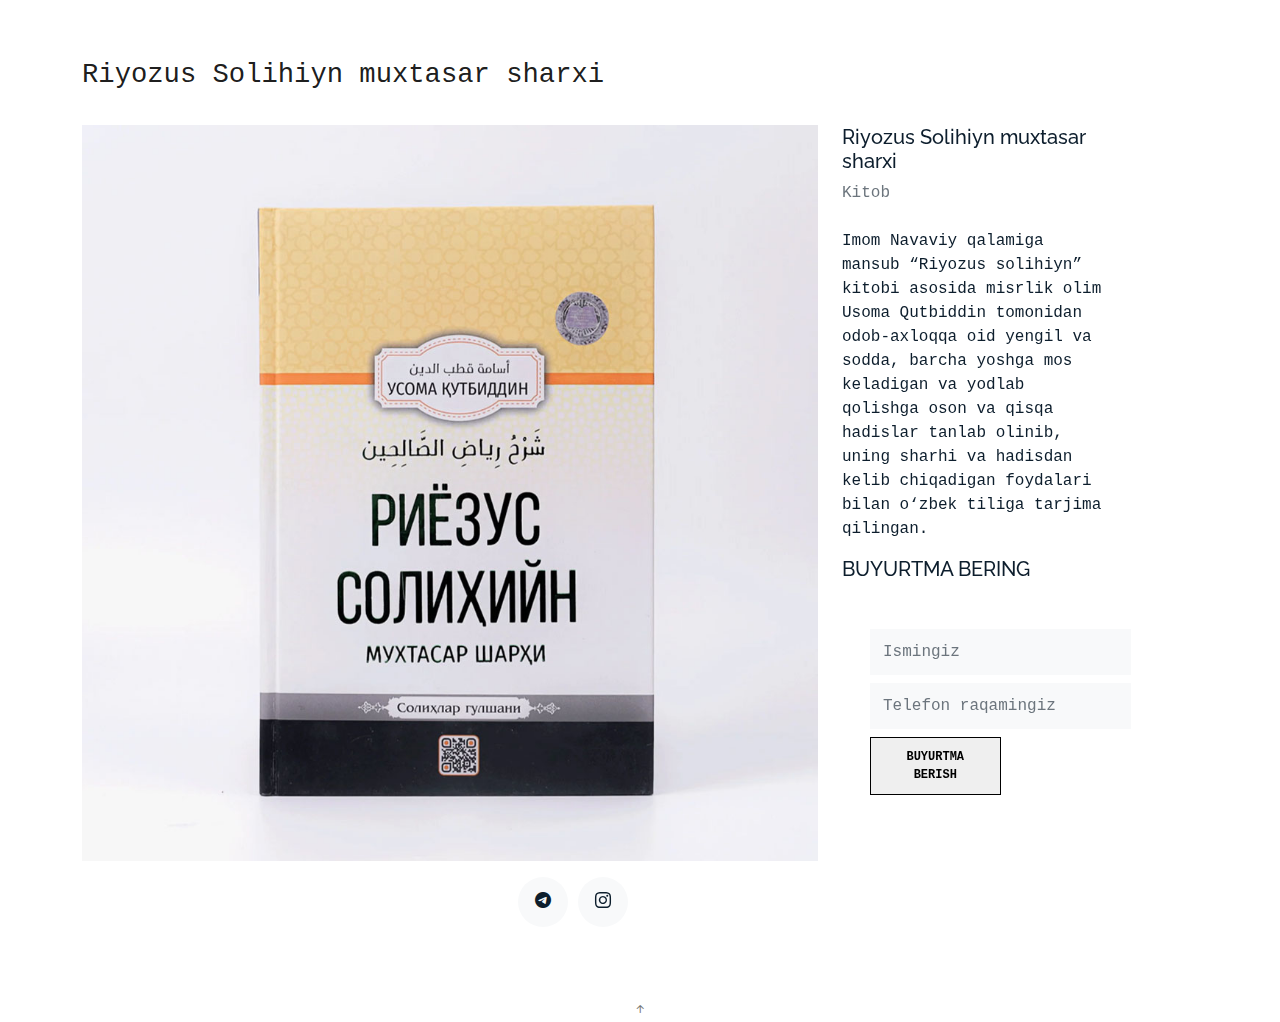
<file: riyozus-solihiyn.html>
<!DOCTYPE html>
<html lang="en">

<head>
  <meta charset="utf-8">
  <meta content="width=device-width, initial-scale=1.0" name="viewport">

  <title>Riyozus Solihiyn muxtasar sharxi</title>
  <meta content="" name="description">
  <meta content="" name="keywords">

  <!-- Favicons -->
  <link href="assets/img/favicon.png" rel="icon">
  <link href="assets/img/apple-touch-icon.png" rel="apple-touch-icon">

  <!-- Google Fonts -->
  <link href="https://fonts.googleapis.com/css?family=https://fonts.googleapis.com/css?family=Inconsolata:400,500,600,700|Raleway:400,400i,500,500i,600,600i,700,700i" rel="stylesheet">

  <!-- Vendor CSS Files -->
  <link href="assets/vendor/aos/aos.css" rel="stylesheet">
  <link href="assets/vendor/bootstrap/css/bootstrap.min.css" rel="stylesheet">
  <link href="assets/vendor/bootstrap-icons/bootstrap-icons.css" rel="stylesheet">
  <link href="assets/vendor/swiper/swiper-bundle.min.css" rel="stylesheet">

  <!-- Template Main CSS File -->
  <link href="assets/css/style.css" rel="stylesheet">

  <!-- =======================================================
  * Template Name: MyPortfolio
  * Updated: Mar 10 2023 with Bootstrap v5.2.3
  * Template URL: https://bootstrapmade.com/myportfolio-bootstrap-portfolio-website-template/
  * Author: BootstrapMade.com
  * License: https://bootstrapmade.com/license/
  ======================================================== -->
</head>

<body>
  <nav class="navbar navbar-light custom-navbar">
    <div class="container">
      <a class="navbar-brand" href="index.html">Riyozus Solihiyn muxtasar sharxi</a>
      </a>
    </div>
  </nav>

  <main id="main">

    <section class="section">
      <div class="site-section pb-0">
        <div class="container">
          <div class="row align-items-stretch">
            <div class="col-md-8" data-aos="fade-up">
              <img src="assets/img/offer-pic/riyozus-solihiyn.jpg" alt="Image" class="img-fluid">
            </div>
            <div class="col-md-3 ml-auto" data-aos="fade-up" data-aos-delay="100">
              <div class="sticky-content">
                <h3 class="h3">Riyozus Solihiyn muxtasar sharxi</h3>
                <p class="mb-4"><span class="text-muted">Kitob</span></p>

                <div class="mb-5">
                  <p>Imom Navaviy qalamiga mansub “Riyozus solihiyn” kitobi asosida misrlik olim Usoma Qutbiddin tomonidan odob-axloqqa oid yengil va sodda, barcha yoshga mos keladigan va yodlab qolishga oson va qisqa hadislar tanlab olinib, uning sharhi va hadisdan kelib chiqadigan foydalari bilan o‘zbek tiliga tarjima qilingan.
                  </p>
                  <h3 class="h3">BUYURTMA BERING</h3>
                </div>

                <form action="https://batafsil.com/order" method="post" class="">
                  <div class="col-md-12 form-group m-2">
                    <input class="form-control" type="text" name="name" placeholder="Ismingiz" required>
                  </div>
                  <div class="col-md-12 form-group m-2">
                    <input class="form-control" type="number" name="phone" placeholder="Telefon raqamingiz" required>
                  </div>
                  <input type="hidden" value="eyJvZmZlciI6IjdrdXNiIiwic3RyZWFtIjoiTEZXVGoifQ==" name="meta">
                  <div class="col-md-6 form-group m-2">
                    <button class="readmore d-block w-100" type="submit" name="submit">Buyurtma berish</button>
                  </div>
                </form>
              </div>
            </div>
          </div>
        </div>
    </section>
  <footer class="footer" role="contentinfo">
    <div class="container">
      <div class="row">
        <div class="col-sm-6 social text-md-end">
          <a href=https://t.me/Muizzanews><span class="bi bi-telegram"></span></a>
          <a href="https://www.instagram.com/muizzanews/"><span class="bi bi-instagram"></span></a>
        </div>
      </div>
    </div>
  </footer>

  <a href="#" class="back-to-top d-flex align-items-center justify-content-center"><i class="bi bi-arrow-up-short"></i></a>

  <!-- Vendor JS Files -->
  <script src="assets/vendor/aos/aos.js"></script>
  <script src="assets/vendor/bootstrap/js/bootstrap.bundle.min.js"></script>
  <script src="assets/vendor/isotope-layout/isotope.pkgd.min.js"></script>
  <script src="assets/vendor/swiper/swiper-bundle.min.js"></script>
  <script src="assets/vendor/php-email-form/validate.js"></script>

  <!-- Template Main JS File -->
  <script src="assets/js/main.js"></script>

</body>

</html>
</file>
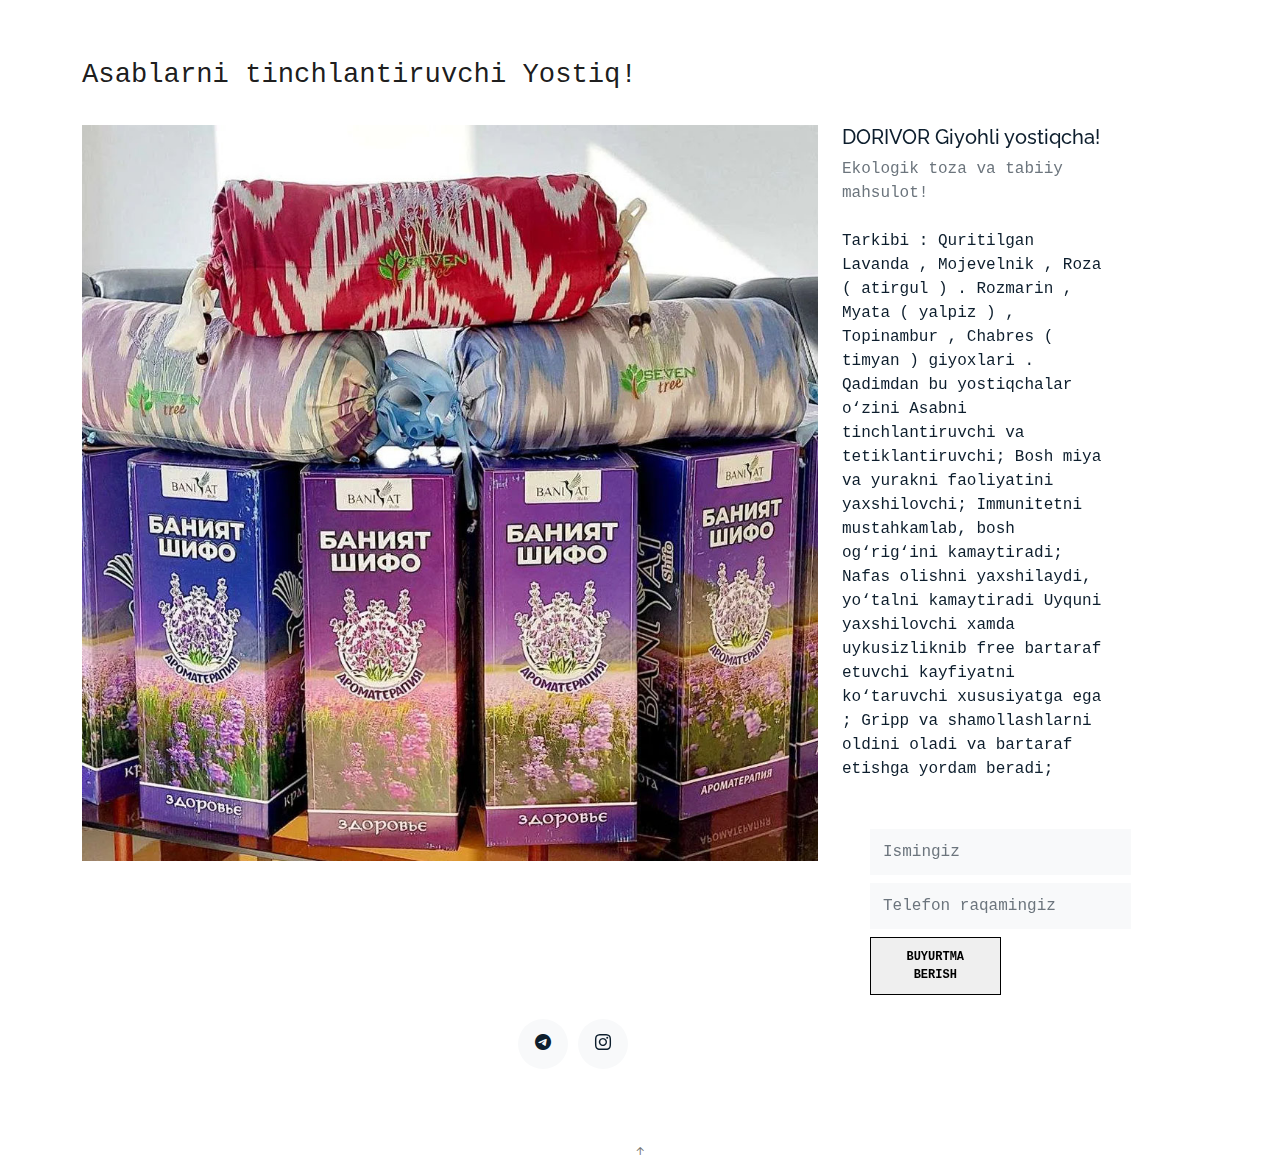
<file: shifobaxsh-yostiq.html>
<!DOCTYPE html>
<html lang="en">

<head>
  <meta charset="utf-8">
  <meta content="width=device-width, initial-scale=1.0" name="viewport">

  <title>Asablarni tinchlantiruvchi Yostiq!</title>
  <meta content="" name="description">
  <meta content="" name="keywords">

  <!-- Favicons -->
  <link href="assets/img/favicon.png" rel="icon">
  <link href="assets/img/apple-touch-icon.png" rel="apple-touch-icon">

  <!-- Google Fonts -->
  <link href="https://fonts.googleapis.com/css?family=https://fonts.googleapis.com/css?family=Inconsolata:400,500,600,700|Raleway:400,400i,500,500i,600,600i,700,700i" rel="stylesheet">

  <!-- Vendor CSS Files -->
  <link href="assets/vendor/aos/aos.css" rel="stylesheet">
  <link href="assets/vendor/bootstrap/css/bootstrap.min.css" rel="stylesheet">
  <link href="assets/vendor/bootstrap-icons/bootstrap-icons.css" rel="stylesheet">
  <link href="assets/vendor/swiper/swiper-bundle.min.css" rel="stylesheet">

  <!-- Template Main CSS File -->
  <link href="assets/css/style.css" rel="stylesheet">

  <!-- =======================================================
  * Template Name: MyPortfolio
  * Updated: Mar 10 2023 with Bootstrap v5.2.3
  * Template URL: https://bootstrapmade.com/myportfolio-bootstrap-portfolio-website-template/
  * Author: BootstrapMade.com
  * License: https://bootstrapmade.com/license/
  ======================================================== -->
</head>

<body>
  <nav class="navbar navbar-light custom-navbar">
    <div class="container">
      <a class="navbar-brand" href="index.html">Asablarni tinchlantiruvchi Yostiq!</a>
      </a>
    </div>
  </nav>

  <main id="main">

    <section class="section">
      <div class="site-section pb-0">
        <div class="container">
          <div class="row align-items-stretch">
            <div class="col-md-8" data-aos="fade-up">
              <img src="assets/img/offer-pic/yostiq.jpg" alt="Image" class="img-fluid">
            </div>
            <div class="col-md-3 ml-auto" data-aos="fade-up" data-aos-delay="100">
              <div class="sticky-content">
                <h3 class="h3">DORIVOR Giyohli yostiqcha!</h3>
                <p class="mb-4"><span class="text-muted">Ekologik toza va tabiiy mahsulot!</span></p>

                <div class="mb-5">
                  <p>Tarkibi : Quritilgan Lavanda , Mojevelnik , Roza ( atirgul ) . Rozmarin , Myata ( yalpiz ) , Topinambur , Chabres ( timyan ) giyoxlari .
                    Qadimdan bu yostiqchalar o‘zini Asabni tinchlantiruvchi va tetiklantiruvchi;
                    Bosh miya va yurakni faoliyatini yaxshilovchi;
                    Immunitetni mustahkamlab, bosh og‘rig‘ini kamaytiradi;
                    Nafas olishni yaxshilaydi, yo‘talni kamaytiradi
                    Uyquni yaxshilovchi xamda uykusizliknib free bartaraf etuvchi kayfiyatni ko‘taruvchi xususiyatga ega ;
                    Gripp va shamollashlarni oldini oladi va bartaraf etishga yordam beradi;
                  </p>
                </div>

                <form action="https://batafsil.com/order" method="post" class="">
                  <div class="col-md-12 form-group m-2">
                    <input class="form-control" type="text" name="name" placeholder="Ismingiz" required>
                  </div>
                  <div class="col-md-12 form-group m-2">
                    <input class="form-control" type="number" name="phone" placeholder="Telefon raqamingiz" required>
                  </div>
                  <input type="hidden" value="eyJvZmZlciI6IjY2bWhuIiwic3RyZWFtIjoiN25iUTUifQ==" name="meta">
                  <div class="col-md-6 form-group m-2">
                    <button class="readmore d-block w-100" type="submit" name="submit">Buyurtma berish</button>
                  </div>
                </form>
              </div>
            </div>
          </div>
        </div>
    </section>
  <footer class="footer" role="contentinfo">
    <div class="container">
      <div class="row">
        <div class="col-sm-6 social text-md-end">
          <a href=https://t.me/Muizzanews><span class="bi bi-telegram"></span></a>
          <a href="https://www.instagram.com/muizzanews/"><span class="bi bi-instagram"></span></a>
        </div>
      </div>
    </div>
  </footer>

  <a href="#" class="back-to-top d-flex align-items-center justify-content-center"><i class="bi bi-arrow-up-short"></i></a>

  <!-- Vendor JS Files -->
  <script src="assets/vendor/aos/aos.js"></script>
  <script src="assets/vendor/bootstrap/js/bootstrap.bundle.min.js"></script>
  <script src="assets/vendor/isotope-layout/isotope.pkgd.min.js"></script>
  <script src="assets/vendor/swiper/swiper-bundle.min.js"></script>
  <script src="assets/vendor/php-email-form/validate.js"></script>

  <!-- Template Main JS File -->
  <script src="assets/js/main.js"></script>

</body>

</html>
</file>
<file: assets/css/style.css>
/**
* Template Name: MyPortfolio
* Updated: Mar 10 2023 with Bootstrap v5.2.3
* Template URL: https://bootstrapmade.com/myportfolio-bootstrap-portfolio-website-template/
* Author: BootstrapMade.com
* License: https://bootstrapmade.com/license/
*/

/*--------------------------------------------------------------
# General
--------------------------------------------------------------*/
body {
  font-family: "Inconsolata", monospace;
  color: #0d1e2d;
}

a {
  color: #777;
  text-decoration: none;
}

a:hover {
  color: #000;
}

h1,
h2,
h3,
h4,
h5,
h6,
.font-heading {
  font-family: "Raleway", sans-serif;
}

.section {
  padding: 1rem 0;
}

.filters a {
  text-decoration: none;
  color: #000;
  display: inline-block;
  padding-left: 10px;
  padding-right: 10px;
  position: relative;
}

.filters a:hover,
.filters a:focus,
.filters a:active {
  text-decoration: none;
}

.filters a:hover:before {
  content: "";
  position: absolute;
  left: 10px;
  right: 10px;
  bottom: 0;
  height: 1px;
  background-color: #000;
}

.filters a.active {
  color: #000;
}

.filters a.active:before {
  content: "";
  position: absolute;
  left: 10px;
  right: 10px;
  bottom: 0;
  height: 1px;
  background-color: #000;
}

.item {
  border: none;
  margin-bottom: 30px;
}

.item .item-wrap {
  display: block;
  position: relative;
  overflow: hidden;
}

.item .item-wrap:after {
  z-index: 2;
  position: absolute;
  content: "";
  top: 0;
  left: 0;
  right: 0;
  bottom: 0;
  background: rgba(0, 0, 0, 0.4);
  visibility: hidden;
  opacity: 0;
  transition: 0.3s all ease-in-out;
}

.item .item-wrap img {
  transition: 0.3s transform ease;
  transform: scale(1);
}

.item .item-wrap>.work-info {
  position: absolute;
  top: 50%;
  width: 100%;
  text-align: center;
  z-index: 3;
  transform: translateY(-50%);
  color: #fff;
  opacity: 0;
  visibility: hidden;
  margin-top: 20px;
  transition: 0.3s all ease;
}

.item .item-wrap>.work-info h3 {
  font-size: 20px;
  margin-bottom: 0;
}

.item .item-wrap>.work-info span {
  font-size: 14px;
  text-transform: uppercase;
  letter-spacing: 0.2rem;
}

.item .item-wrap:hover {
  text-decoration: none;
}

.item .item-wrap:hover img {
  transform: scale(1.05);
}

.item .item-wrap:hover:after {
  opacity: 1;
  visibility: visible;
}

.item .item-wrap:hover .work-info {
  margin-top: 0px;
  opacity: 1;
  visibility: visible;
}

.testimonial-wrap {
  padding: 50px 50px 80px 50px;
  background: #eceff2;
}

.testimonial-wrap .testimonial {
  text-align: center;
  max-width: 500px;
  margin: 0 auto;
}

.testimonial-wrap .testimonial img {
  border-radius: 50%;
  width: 120px;
  margin: 0 auto 30px auto;
}

.testimonial-wrap .testimonial blockquote p {
  font-size: 20px;
}

.h3 {
  font-size: 20px;
}

.h4 {
  font-size: 16px;
}

.heading {
  font-size: 28px;
}

.readmore {
  display: inline-block;
  border: 1px solid #000;
  margin: 0 20px;
  padding: 10px 15px;
  font-size: 12px;
  text-transform: uppercase;
  color: #000;
  transition: 0.2s all ease;
  font-weight: 700;
}

.readmore:active,
.readmore:focus,
.readmore:hover {
  outline: none;
}

.readmore:hover {
  color: #fff;
  text-decoration: none;
  background: #000;
}

.testimonials-slider .swiper-pagination {
  margin-top: -60px;
  position: relative;
}

.testimonials-slider .swiper-pagination .swiper-pagination-bullet {
  width: 12px;
  height: 12px;
  background-color: rgba(13, 30, 45, 0.3);
  opacity: 1;
}

.testimonials-slider .swiper-pagination .swiper-pagination-bullet-active {
  background-color: rgba(13, 30, 45, 0.6);
}

.sticky-content {
  position: sticky;
  position: -webkit-sticky;
  top: 0;
  /* required */
}

.list-line li {
  margin-bottom: 10px;
  position: relative;
  padding-left: 30px;
}

.list-line li:before {
  content: "";
  position: absolute;
  left: 0;
  top: 0.7rem;
  width: 10px;
  height: 2px;
  background: #000;
}

.form-control {
  border-radius: 0;
  margin: auto 20px;
  background: #f8f9fa;
  border: 1px solid transparent;
  padding-top: 10px !important;
  padding-bottom: 10px !important;
}

.form-control:active,
.form-control:focus {
  background: #eff1f4;
  outline: none;
  box-shadow: none;
  border: 1px solid transparent;
}

.custom-progress {
  height: 7px;
  border-radius: 0;
}

.custom-progress .progress-bar {
  background: #000;
}

/* Services */
.services i {
  font-size: 40px;
}

.services h4 {
  padding-top: 10px;
}

/* Contact Form */
.php-email-form .error-message {
  display: none;
  color: #fff;
  background: #ed3c0d;
  text-align: left;
  padding: 15px;
  font-weight: 600;
}

.php-email-form .error-message br+br {
  margin-top: 25px;
}

.php-email-form .sent-message {
  display: none;
  color: #fff;
  background: #18d26e;
  text-align: center;
  padding: 15px;
  font-weight: 600;
}

.php-email-form .loading {
  display: none;
  background: #fff;
  text-align: center;
  padding: 15px;
}

.php-email-form .loading:before {
  content: "";
  display: inline-block;
  border-radius: 50%;
  width: 24px;
  height: 24px;
  margin: 0 10px -6px 0;
  border: 3px solid #18d26e;
  border-top-color: #eee;
  animation: animate-loading 1s linear infinite;
}

@keyframes animate-loading {
  0% {
    transform: rotate(0deg);
  }

  100% {
    transform: rotate(360deg);
  }
}

/*--------------------------------------------------------------
# Header
--------------------------------------------------------------*/
/* Custom Navmenu */
.custom-navmenu {
  background: #0d1e2d;
}

.custom-navmenu .custom-menu,
.custom-navmenu .custom-menu li {
  padding: 0;
  margin: 0;
  list-style: none;
}

.custom-navmenu .custom-menu li {
  margin-bottom: 0;
  font-size: 20px;
}

.custom-navmenu .custom-menu li a {
  color: #fff;
  padding: 10px 0 !important;
}

.custom-navmenu .custom-menu li a:hover {
  text-decoration: none;
}

.custom-navmenu .custom-menu li.active a {
  text-decoration: underline;
}

.custom-navmenu h3 {
  font-size: 20px;
  color: #fff;
}

.custom-navmenu p {
  color: rgba(255, 255, 255, 0.6);
}

.custom-navmenu a {
  color: rgba(255, 255, 255, 0.7);
}

.custom-navmenu a:hover {
  color: #fff;
}

/* Custom Navbar */
.custom-navbar {
  padding-top: 50px;
  width: 100%;
}

@media (max-width: 780px) {
  .custom-navbar>.container {
    padding-right: 0;
    padding-left: 0;
  }
}

.custom-navbar .navbar-brand {
  font-size: 1.7rem;
}

/* Burger */
.burger {
  width: 28px;
  height: 32px;
  cursor: pointer;
  position: relative;
}

.burger:before,
.burger span,
.burger:after {
  width: 100%;
  height: 2px;
  display: block;
  background: #000;
  border-radius: 2px;
  position: absolute;
  opacity: 1;
}

.burger:before,
.burger:after {
  transition: top 0.35s cubic-bezier(0.23, 1, 0.32, 1), transform 0.35s cubic-bezier(0.23, 1, 0.32, 1), opacity 0.35s cubic-bezier(0.23, 1, 0.32, 1), background-color 1.15s cubic-bezier(0.86, 0, 0.07, 1);
  -webkit-transition: top 0.35s cubic-bezier(0.23, 1, 0.32, 1), -webkit-transform 0.35s cubic-bezier(0.23, 1, 0.32, 1), opacity 0.35s cubic-bezier(0.23, 1, 0.32, 1), background-color 1.15s cubic-bezier(0.86, 0, 0.07, 1);
  content: "";
}

.burger:before {
  top: 4px;
}

.burger span {
  top: 15px;
}

.burger:after {
  top: 26px;
}

/* Hover */
.burger:hover:before {
  top: 7px;
}

.burger:hover:after {
  top: 23px;
}

/* Click */
.burger.active span {
  opacity: 0;
}

.burger.active:before,
.burger.active:after {
  top: 40%;
}

.burger.active:before {
  transform: rotate(45deg);
}

.burger.active:after {
  transform: rotate(-45deg);
}

.burger:focus {
  outline: none;
}

/*--------------------------------------------------------------
# Footer
--------------------------------------------------------------*/
.footer {
  padding: 0 0 4rem 0;
}

.footer a {
  color: #000;
}

.social a {
  display: inline-block;
  width: 50px;
  height: 50px;
  border-radius: 50%;
  background: #f8f9fa;
  position: relative;
  text-align: center;
  color: #0d1e2d;
}

.social a span {
  display: inline-block;
  left: 50%;
  position: absolute;
  top: 50%;
  transform: translate(-50%, -50%);
}

.social a:hover {
  color: #000;
}
</file>
